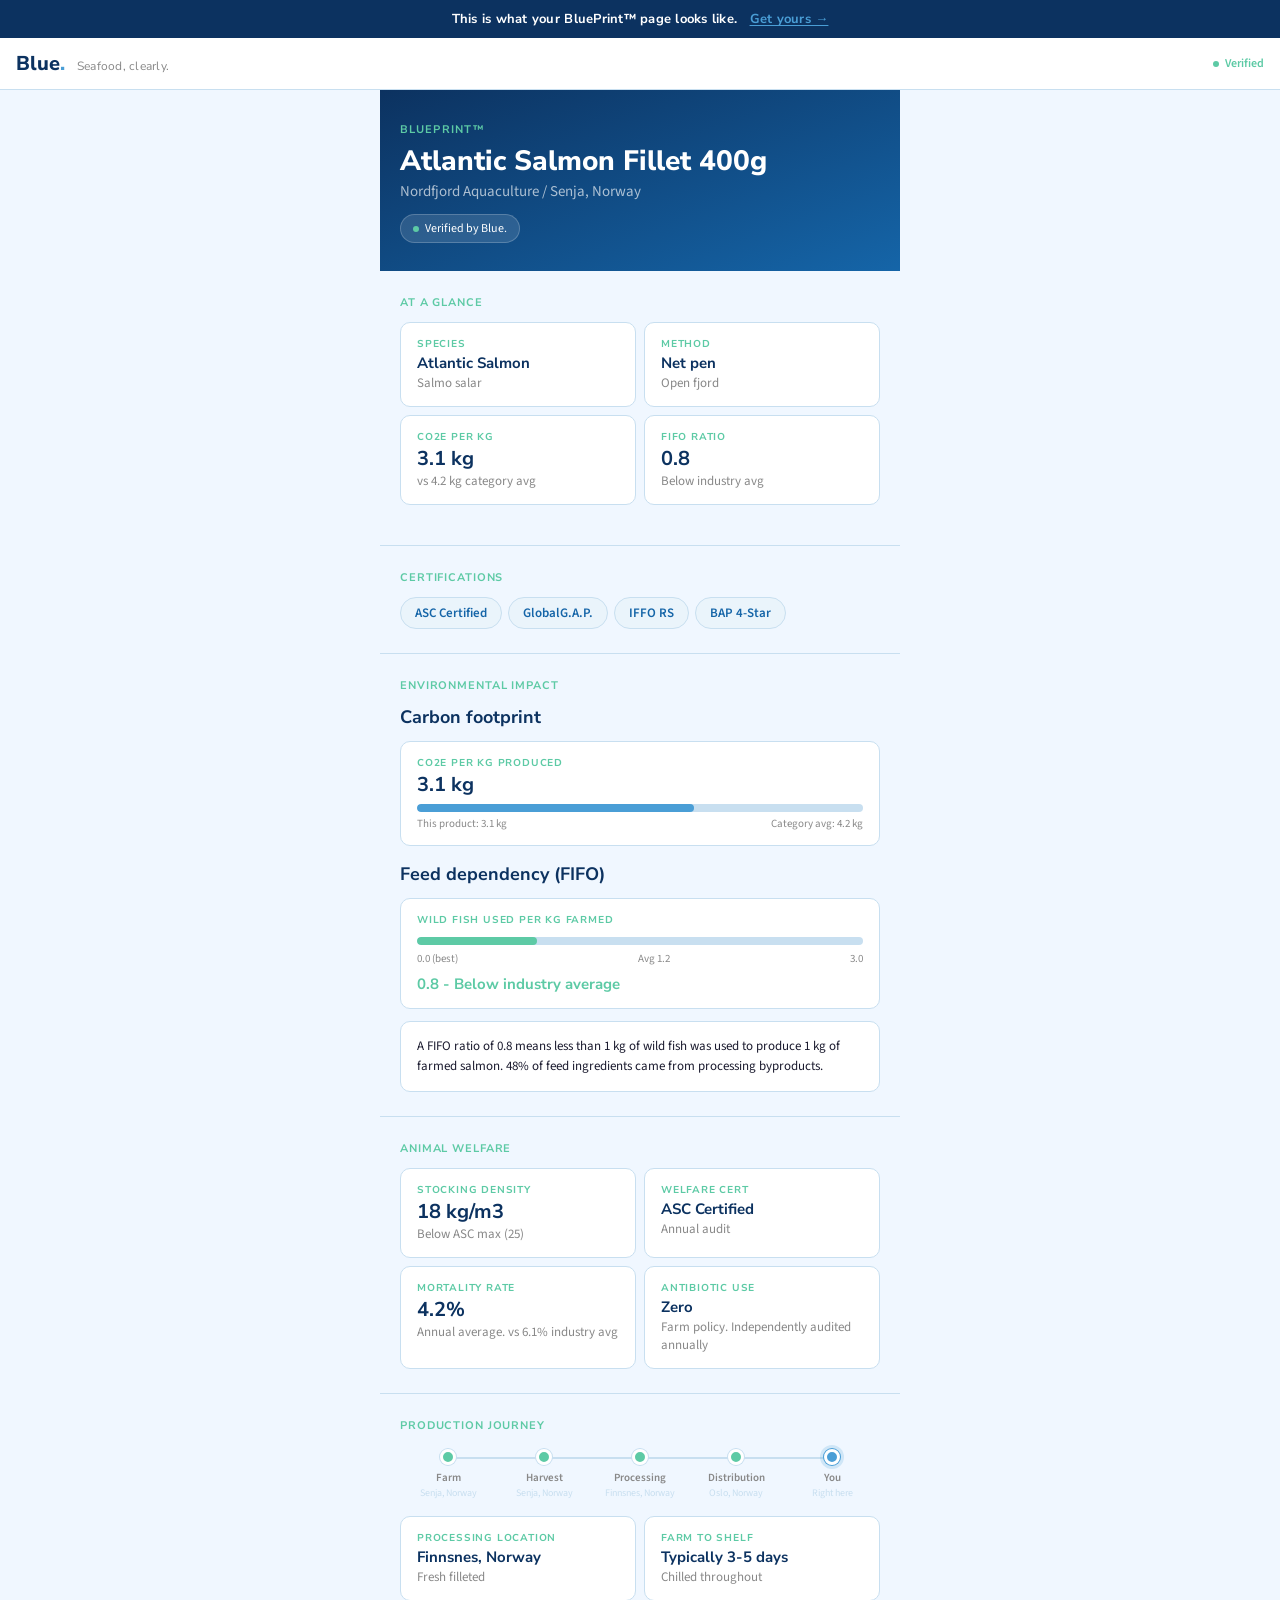
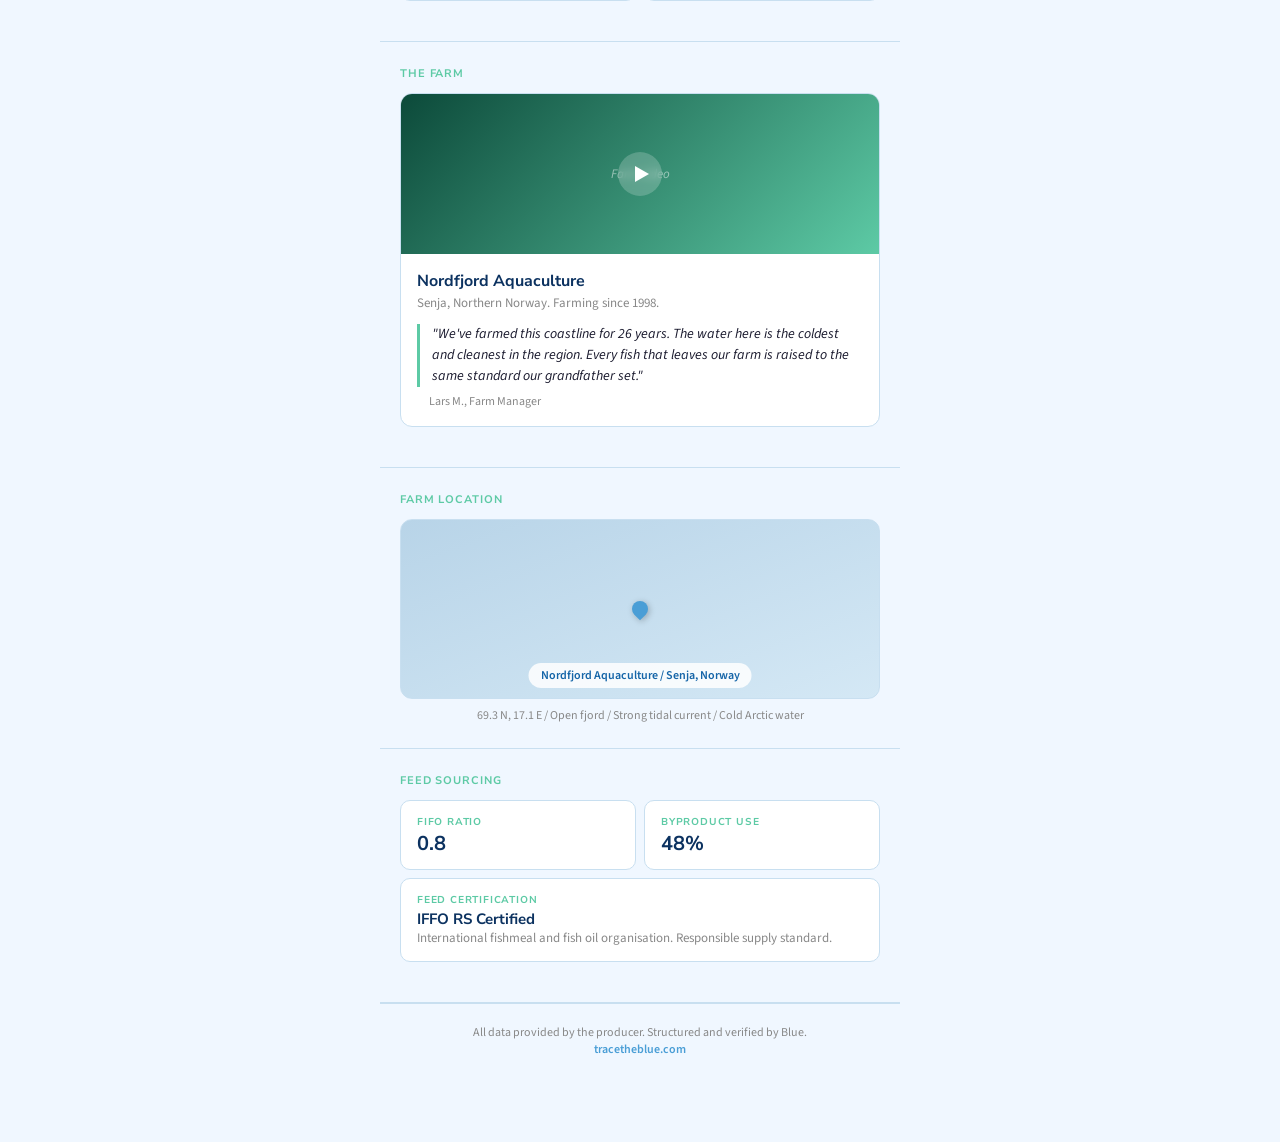
<file: demo-blueprint.html>
<!DOCTYPE html>
<html lang="en">
<head>
  <meta charset="UTF-8">
  <meta name="viewport" content="width=device-width, initial-scale=1.0">
  <title>BluePrint™ Demo | Blue.</title>
  <meta name="description" content="See a live BluePrint™ page. This is what consumers see when they scan your QR code.">
  <link rel="icon" type="image/svg+xml" href="Fvicon-normal.svg">
  <link rel="apple-touch-icon" href="Fvicon_iosapp.svg">
  <link rel="preconnect" href="https://fonts.googleapis.com">
  <link rel="preconnect" href="https://fonts.gstatic.com" crossorigin>
  <link href="https://fonts.googleapis.com/css2?family=Nunito+Sans:wght@400;600;700;800&family=Source+Sans+3:wght@300;400&display=swap" rel="stylesheet">
  <style>
    *, *::before, *::after { box-sizing: border-box; margin: 0; padding: 0; }

    :root {
      --navy: #0C3260;
      --mid: #1565A8;
      --cyan: #4A9ED6;
      --teal: #5DCAA5;
      --whisper: #F0F7FF;
      --white: #FFFFFF;
      --pale: #C8DFF0;
      --light: #EAF4FB;
      --grey: #888;
      --dark: #1A1A2E;
    }

    html { font-size: 16px; scroll-behavior: smooth; }

    body {
      font-family: 'Source Sans 3', sans-serif;
      background: var(--whisper);
      color: var(--navy);
      -webkit-font-smoothing: antialiased;
    }

    /* --- Demo banner --- */
    .demo-banner {
      background: var(--navy);
      color: var(--white);
      text-align: center;
      padding: 10px 16px;
      font-family: 'Nunito Sans', sans-serif;
      font-size: 0.8125rem;
      font-weight: 700;
      letter-spacing: 0.02em;
    }

    .demo-banner a {
      color: var(--cyan);
      text-decoration: underline;
      text-underline-offset: 2px;
      margin-left: 8px;
    }

    /* --- App nav --- */
    .app-nav {
      background: var(--white);
      padding: 12px 16px;
      display: flex;
      align-items: center;
      justify-content: space-between;
      border-bottom: 1px solid var(--pale);
      position: sticky;
      top: 0;
      z-index: 50;
    }

    .app-logo {
      font-family: 'Nunito Sans', sans-serif;
      font-weight: 800;
      font-size: 1.25rem;
      color: var(--navy);
    }

    .app-logo span { color: var(--cyan); }

    .app-verified {
      display: flex;
      align-items: center;
      gap: 6px;
      font-size: 0.75rem;
      color: var(--teal);
      font-weight: 600;
    }

    .app-verified-dot {
      width: 6px;
      height: 6px;
      border-radius: 50%;
      background: var(--teal);
    }

    /* --- Container --- */
    .app-container {
      max-width: 520px;
      margin: 0 auto;
      padding: 0 0 64px;
    }

    /* --- Hero --- */
    .app-hero {
      background: linear-gradient(160deg, var(--navy) 0%, var(--mid) 100%);
      color: var(--white);
      padding: 32px 20px 28px;
    }

    .app-hero-eyebrow {
      font-family: 'Nunito Sans', sans-serif;
      font-size: 0.6875rem;
      font-weight: 700;
      letter-spacing: 0.1em;
      text-transform: uppercase;
      color: var(--teal);
      margin-bottom: 8px;
    }

    .app-hero h1 {
      font-family: 'Nunito Sans', sans-serif;
      font-weight: 800;
      font-size: 1.75rem;
      line-height: 1.15;
      margin-bottom: 4px;
    }

    .app-hero-sub {
      font-size: 0.9375rem;
      color: rgba(255,255,255,0.65);
      margin-bottom: 12px;
    }

    .app-hero-pill {
      display: inline-flex;
      align-items: center;
      gap: 6px;
      background: rgba(255,255,255,0.12);
      border: 1px solid rgba(255,255,255,0.2);
      border-radius: 20px;
      padding: 5px 12px;
      font-size: 0.75rem;
      color: var(--white);
    }

    .app-hero-pill .dot {
      width: 6px;
      height: 6px;
      border-radius: 50%;
      background: var(--teal);
    }

    /* --- Sections --- */
    .app-section {
      padding: 24px 20px;
      border-bottom: 1px solid var(--pale);
    }

    .app-section:last-child {
      border-bottom: none;
    }

    .app-section-title {
      font-family: 'Nunito Sans', sans-serif;
      font-weight: 700;
      font-size: 0.6875rem;
      letter-spacing: 0.08em;
      text-transform: uppercase;
      color: var(--teal);
      margin-bottom: 12px;
    }

    .app-section h2 {
      font-family: 'Nunito Sans', sans-serif;
      font-weight: 700;
      font-size: 1.125rem;
      margin-bottom: 12px;
    }

    /* --- Data grid --- */
    .app-data-grid {
      display: grid;
      grid-template-columns: 1fr 1fr;
      gap: 8px;
      margin-bottom: 16px;
    }

    .app-data-card {
      background: var(--white);
      border-radius: 10px;
      padding: 14px 16px;
      border: 1px solid var(--pale);
    }

    .app-data-card.full {
      grid-column: 1 / -1;
    }

    .app-data-label {
      font-family: 'Nunito Sans', sans-serif;
      font-size: 0.625rem;
      font-weight: 700;
      letter-spacing: 0.08em;
      text-transform: uppercase;
      color: var(--teal);
      margin-bottom: 4px;
    }

    .app-data-value {
      font-family: 'Nunito Sans', sans-serif;
      font-weight: 700;
      font-size: 1.25rem;
      color: var(--navy);
      line-height: 1.1;
    }

    .app-data-value.sm {
      font-size: 0.9375rem;
    }

    .app-data-sub {
      font-size: 0.8125rem;
      color: var(--grey);
      margin-top: 2px;
    }

    /* --- FIFO bar --- */
    .app-fifo-track {
      background: var(--pale);
      border-radius: 6px;
      height: 8px;
      margin: 10px 0 6px;
      position: relative;
      overflow: hidden;
    }

    .app-fifo-fill {
      position: absolute;
      left: 0;
      top: 0;
      bottom: 0;
      background: var(--teal);
      border-radius: 6px;
    }

    .app-fifo-labels {
      display: flex;
      justify-content: space-between;
      font-size: 0.6875rem;
      color: var(--grey);
    }

    .app-fifo-result {
      font-family: 'Nunito Sans', sans-serif;
      font-weight: 700;
      font-size: 0.9375rem;
      color: var(--teal);
      margin-top: 8px;
    }

    /* --- Progress bar --- */
    .app-progress {
      background: var(--pale);
      border-radius: 6px;
      height: 8px;
      margin: 8px 0 4px;
      overflow: hidden;
    }

    .app-progress-fill {
      height: 100%;
      background: var(--cyan);
      border-radius: 6px;
    }

    .app-progress-labels {
      display: flex;
      justify-content: space-between;
      font-size: 0.6875rem;
      color: var(--grey);
    }

    /* --- Cert pills --- */
    .app-certs {
      display: flex;
      flex-wrap: wrap;
      gap: 6px;
    }

    .app-cert {
      background: var(--light);
      border: 1px solid var(--pale);
      border-radius: 20px;
      padding: 6px 14px;
      font-size: 0.8125rem;
      color: var(--mid);
      font-weight: 600;
    }

    /* --- Journey --- */
    .app-journey {
      display: flex;
      align-items: flex-start;
      margin: 16px 0;
    }

    .app-journey-step {
      display: flex;
      flex-direction: column;
      align-items: center;
      flex: 1;
      position: relative;
    }

    .app-journey-step:not(:last-child)::after {
      content: '';
      position: absolute;
      top: 8px;
      left: 50%;
      width: 100%;
      height: 2px;
      background: var(--pale);
    }

    .app-journey-dot {
      width: 16px;
      height: 16px;
      border-radius: 50%;
      background: var(--cyan);
      border: 3px solid var(--white);
      box-shadow: 0 0 0 1px var(--pale);
      position: relative;
      z-index: 1;
      margin-bottom: 6px;
    }

    .app-journey-dot.done { background: var(--teal); }
    .app-journey-dot.current {
      background: var(--cyan);
      box-shadow: 0 0 0 1px var(--cyan), 0 0 0 4px rgba(74,158,214,0.2);
    }

    .app-journey-label {
      font-size: 0.6875rem;
      color: var(--grey);
      text-align: center;
      line-height: 1.3;
      font-weight: 600;
    }

    .app-journey-date {
      font-size: 0.625rem;
      color: var(--pale);
      margin-top: 1px;
    }

    /* --- Farm card --- */
    .app-farm-card {
      background: var(--white);
      border-radius: 12px;
      overflow: hidden;
      border: 1px solid var(--pale);
      margin-bottom: 16px;
    }

    .app-farm-img {
      height: 160px;
      background: linear-gradient(135deg, #0C4A3A, var(--teal));
      display: flex;
      align-items: center;
      justify-content: center;
      position: relative;
    }

    .app-farm-img-label {
      font-size: 0.8125rem;
      color: rgba(255,255,255,0.5);
      font-style: italic;
    }

    .app-farm-play {
      position: absolute;
      width: 44px;
      height: 44px;
      background: rgba(255,255,255,0.2);
      border-radius: 50%;
      display: flex;
      align-items: center;
      justify-content: center;
      backdrop-filter: blur(4px);
    }

    .app-farm-play::after {
      content: '';
      width: 0;
      height: 0;
      border-top: 8px solid transparent;
      border-bottom: 8px solid transparent;
      border-left: 14px solid white;
      margin-left: 3px;
    }

    .app-farm-body {
      padding: 16px;
    }

    .app-farm-name {
      font-family: 'Nunito Sans', sans-serif;
      font-weight: 700;
      font-size: 1rem;
      color: var(--navy);
    }

    .app-farm-location {
      font-size: 0.8125rem;
      color: var(--grey);
      margin-top: 2px;
    }

    .app-farm-quote {
      font-size: 0.875rem;
      color: var(--dark);
      font-style: italic;
      line-height: 1.5;
      margin-top: 12px;
      border-left: 3px solid var(--teal);
      padding-left: 12px;
    }

    .app-farm-attr {
      font-size: 0.75rem;
      color: var(--grey);
      margin-top: 6px;
      padding-left: 12px;
      font-style: normal;
    }

    /* --- Map --- */
    .app-map {
      height: 180px;
      background: linear-gradient(160deg, #B8D4E8 0%, #D4E8F5 100%);
      border-radius: 12px;
      border: 1px solid var(--pale);
      display: flex;
      align-items: center;
      justify-content: center;
      position: relative;
      overflow: hidden;
      margin-bottom: 8px;
    }

    .app-map-pin {
      width: 16px;
      height: 16px;
      background: var(--cyan);
      border-radius: 50% 50% 50% 0;
      transform: rotate(-45deg);
      box-shadow: 0 2px 6px rgba(0,0,0,0.25);
    }

    .app-map-label {
      position: absolute;
      bottom: 10px;
      left: 50%;
      transform: translateX(-50%);
      font-size: 0.75rem;
      color: var(--mid);
      background: rgba(255,255,255,0.85);
      padding: 4px 12px;
      border-radius: 20px;
      white-space: nowrap;
      font-weight: 600;
    }

    .app-map-coords {
      font-size: 0.75rem;
      color: var(--grey);
      text-align: center;
      margin-top: 4px;
    }

    /* --- Source footer --- */
    .app-source {
      text-align: center;
      padding: 20px;
      font-size: 0.75rem;
      color: var(--grey);
      border-top: 1px solid var(--pale);
    }

    .app-source a {
      color: var(--cyan);
      text-decoration: none;
      font-weight: 600;
    }

    /* --- Explainer block --- */
    .app-explainer {
      background: var(--white);
      border-radius: 10px;
      padding: 14px 16px;
      border: 1px solid var(--pale);
      font-size: 0.8125rem;
      color: var(--dark);
      line-height: 1.6;
    }

    /* --- Welfare grid --- */
    .app-welfare-grid {
      display: grid;
      grid-template-columns: 1fr 1fr;
      gap: 8px;
    }
  </style>
</head>
<body>

  <!-- Demo banner -->
  <div class="demo-banner">
    This is what your BluePrint™ page looks like. <a href="contact.html">Get yours →</a>
  </div>

  <!-- App nav -->
  <nav class="app-nav">
    <div class="app-logo">Blue<span>.</span> <span style="font-weight:400; font-size:0.75rem; color:#888; margin-left:6px; letter-spacing:0.02em;">Seafood, clearly.</span></div>
    <div class="app-verified">
      <div class="app-verified-dot"></div>
      Verified
    </div>
  </nav>

  <div class="app-container">

    <!-- Hero -->
    <div class="app-hero">
      <div class="app-hero-eyebrow">BluePrint™</div>
      <h1>Atlantic Salmon Fillet 400g</h1>
      <p class="app-hero-sub">Nordfjord Aquaculture / Senja, Norway</p>
      <div class="app-hero-pill">
        <div class="dot"></div>
        Verified by Blue.
      </div>
    </div>

    <!-- Quick stats -->
    <div class="app-section">
      <div class="app-section-title">At a glance</div>
      <div class="app-data-grid">
        <div class="app-data-card">
          <div class="app-data-label">Species</div>
          <div class="app-data-value sm">Atlantic Salmon</div>
          <div class="app-data-sub">Salmo salar</div>
        </div>
        <div class="app-data-card">
          <div class="app-data-label">Method</div>
          <div class="app-data-value sm">Net pen</div>
          <div class="app-data-sub">Open fjord</div>
        </div>
        <div class="app-data-card">
          <div class="app-data-label">CO2e per kg</div>
          <div class="app-data-value">3.1 kg</div>
          <div class="app-data-sub">vs 4.2 kg category avg</div>
        </div>
        <div class="app-data-card">
          <div class="app-data-label">FIFO ratio</div>
          <div class="app-data-value">0.8</div>
          <div class="app-data-sub">Below industry avg</div>
        </div>
      </div>
    </div>

    <!-- Certifications -->
    <div class="app-section">
      <div class="app-section-title">Certifications</div>
      <div class="app-certs">
        <span class="app-cert">ASC Certified</span>
        <span class="app-cert">GlobalG.A.P.</span>
        <span class="app-cert">IFFO RS</span>
        <span class="app-cert">BAP 4-Star</span>
      </div>
    </div>

    <!-- Environmental -->
    <div class="app-section">
      <div class="app-section-title">Environmental impact</div>
      <h2>Carbon footprint</h2>
      <div class="app-data-card full" style="margin-bottom: 16px;">
        <div class="app-data-label">CO2e per kg produced</div>
        <div class="app-data-value">3.1 kg</div>
        <div class="app-progress">
          <div class="app-progress-fill" style="width: 62%;"></div>
        </div>
        <div class="app-progress-labels">
          <span>This product: 3.1 kg</span>
          <span>Category avg: 4.2 kg</span>
        </div>
      </div>

      <h2>Feed dependency (FIFO)</h2>
      <div class="app-data-card full">
        <div class="app-data-label">Wild fish used per kg farmed</div>
        <div class="app-fifo-track">
          <div class="app-fifo-fill" style="width: 27%;"></div>
        </div>
        <div class="app-fifo-labels">
          <span>0.0 (best)</span>
          <span>Avg 1.2</span>
          <span>3.0</span>
        </div>
        <div class="app-fifo-result">0.8 - Below industry average</div>
      </div>

      <div class="app-explainer" style="margin-top: 12px;">
        A FIFO ratio of 0.8 means less than 1 kg of wild fish was used to produce 1 kg of farmed salmon. 48% of feed ingredients came from processing byproducts.
      </div>
    </div>

    <!-- Welfare -->
    <div class="app-section">
      <div class="app-section-title">Animal welfare</div>
      <div class="app-welfare-grid">
        <div class="app-data-card">
          <div class="app-data-label">Stocking density</div>
          <div class="app-data-value">18 kg/m3</div>
          <div class="app-data-sub">Below ASC max (25)</div>
        </div>
        <div class="app-data-card">
          <div class="app-data-label">Welfare cert</div>
          <div class="app-data-value sm">ASC Certified</div>
          <div class="app-data-sub">Annual audit</div>
        </div>
        <div class="app-data-card">
          <div class="app-data-label">Mortality rate</div>
          <div class="app-data-value">4.2%</div>
          <div class="app-data-sub">Annual average. vs 6.1% industry avg</div>
        </div>
        <div class="app-data-card">
          <div class="app-data-label">Antibiotic use</div>
          <div class="app-data-value sm">Zero</div>
          <div class="app-data-sub">Farm policy. Independently audited annually</div>
        </div>
      </div>
    </div>

    <!-- Production journey -->
    <div class="app-section">
      <div class="app-section-title">Production journey</div>
      <div class="app-journey">
        <div class="app-journey-step">
          <div class="app-journey-dot done"></div>
          <div class="app-journey-label">Farm</div>
          <div class="app-journey-date">Senja, Norway</div>
        </div>
        <div class="app-journey-step">
          <div class="app-journey-dot done"></div>
          <div class="app-journey-label">Harvest</div>
          <div class="app-journey-date">Senja, Norway</div>
        </div>
        <div class="app-journey-step">
          <div class="app-journey-dot done"></div>
          <div class="app-journey-label">Processing</div>
          <div class="app-journey-date">Finnsnes, Norway</div>
        </div>
        <div class="app-journey-step">
          <div class="app-journey-dot done"></div>
          <div class="app-journey-label">Distribution</div>
          <div class="app-journey-date">Oslo, Norway</div>
        </div>
        <div class="app-journey-step">
          <div class="app-journey-dot current"></div>
          <div class="app-journey-label">You</div>
          <div class="app-journey-date">Right here</div>
        </div>
      </div>
      <div class="app-data-grid">
        <div class="app-data-card">
          <div class="app-data-label">Processing location</div>
          <div class="app-data-value sm">Finnsnes, Norway</div>
          <div class="app-data-sub">Fresh filleted</div>
        </div>
        <div class="app-data-card">
          <div class="app-data-label">Farm to shelf</div>
          <div class="app-data-value sm">Typically 3-5 days</div>
          <div class="app-data-sub">Chilled throughout</div>
        </div>
      </div>
    </div>

    <!-- Farm story -->
    <div class="app-section">
      <div class="app-section-title">The farm</div>
      <div class="app-farm-card">
        <div class="app-farm-img">
          <div class="app-farm-play"></div>
          <span class="app-farm-img-label">Farm video</span>
        </div>
        <div class="app-farm-body">
          <div class="app-farm-name">Nordfjord Aquaculture</div>
          <div class="app-farm-location">Senja, Northern Norway. Farming since 1998.</div>
          <div class="app-farm-quote">
            "We've farmed this coastline for 26 years. The water here is the coldest and cleanest in the region. Every fish that leaves our farm is raised to the same standard our grandfather set."
          </div>
          <div class="app-farm-attr">Lars M., Farm Manager</div>
        </div>
      </div>
    </div>

    <!-- Map -->
    <div class="app-section">
      <div class="app-section-title">Farm location</div>
      <div class="app-map">
        <div class="app-map-pin"></div>
        <div class="app-map-label">Nordfjord Aquaculture / Senja, Norway</div>
      </div>
      <div class="app-map-coords">69.3 N, 17.1 E / Open fjord / Strong tidal current / Cold Arctic water</div>
    </div>

    <!-- Feed sourcing -->
    <div class="app-section">
      <div class="app-section-title">Feed sourcing</div>
      <div class="app-data-grid">
        <div class="app-data-card">
          <div class="app-data-label">FIFO ratio</div>
          <div class="app-data-value">0.8</div>
        </div>
        <div class="app-data-card">
          <div class="app-data-label">Byproduct use</div>
          <div class="app-data-value">48%</div>
        </div>
        <div class="app-data-card full">
          <div class="app-data-label">Feed certification</div>
          <div class="app-data-value sm">IFFO RS Certified</div>
          <div class="app-data-sub">International fishmeal and fish oil organisation. Responsible supply standard.</div>
        </div>
      </div>
    </div>

    <!-- Source -->
    <div class="app-source">
      All data provided by the producer. Structured and verified by Blue.<br>
      <a href="index.html">tracetheblue.com</a>
    </div>

  </div>

</body>
</html>
</file>
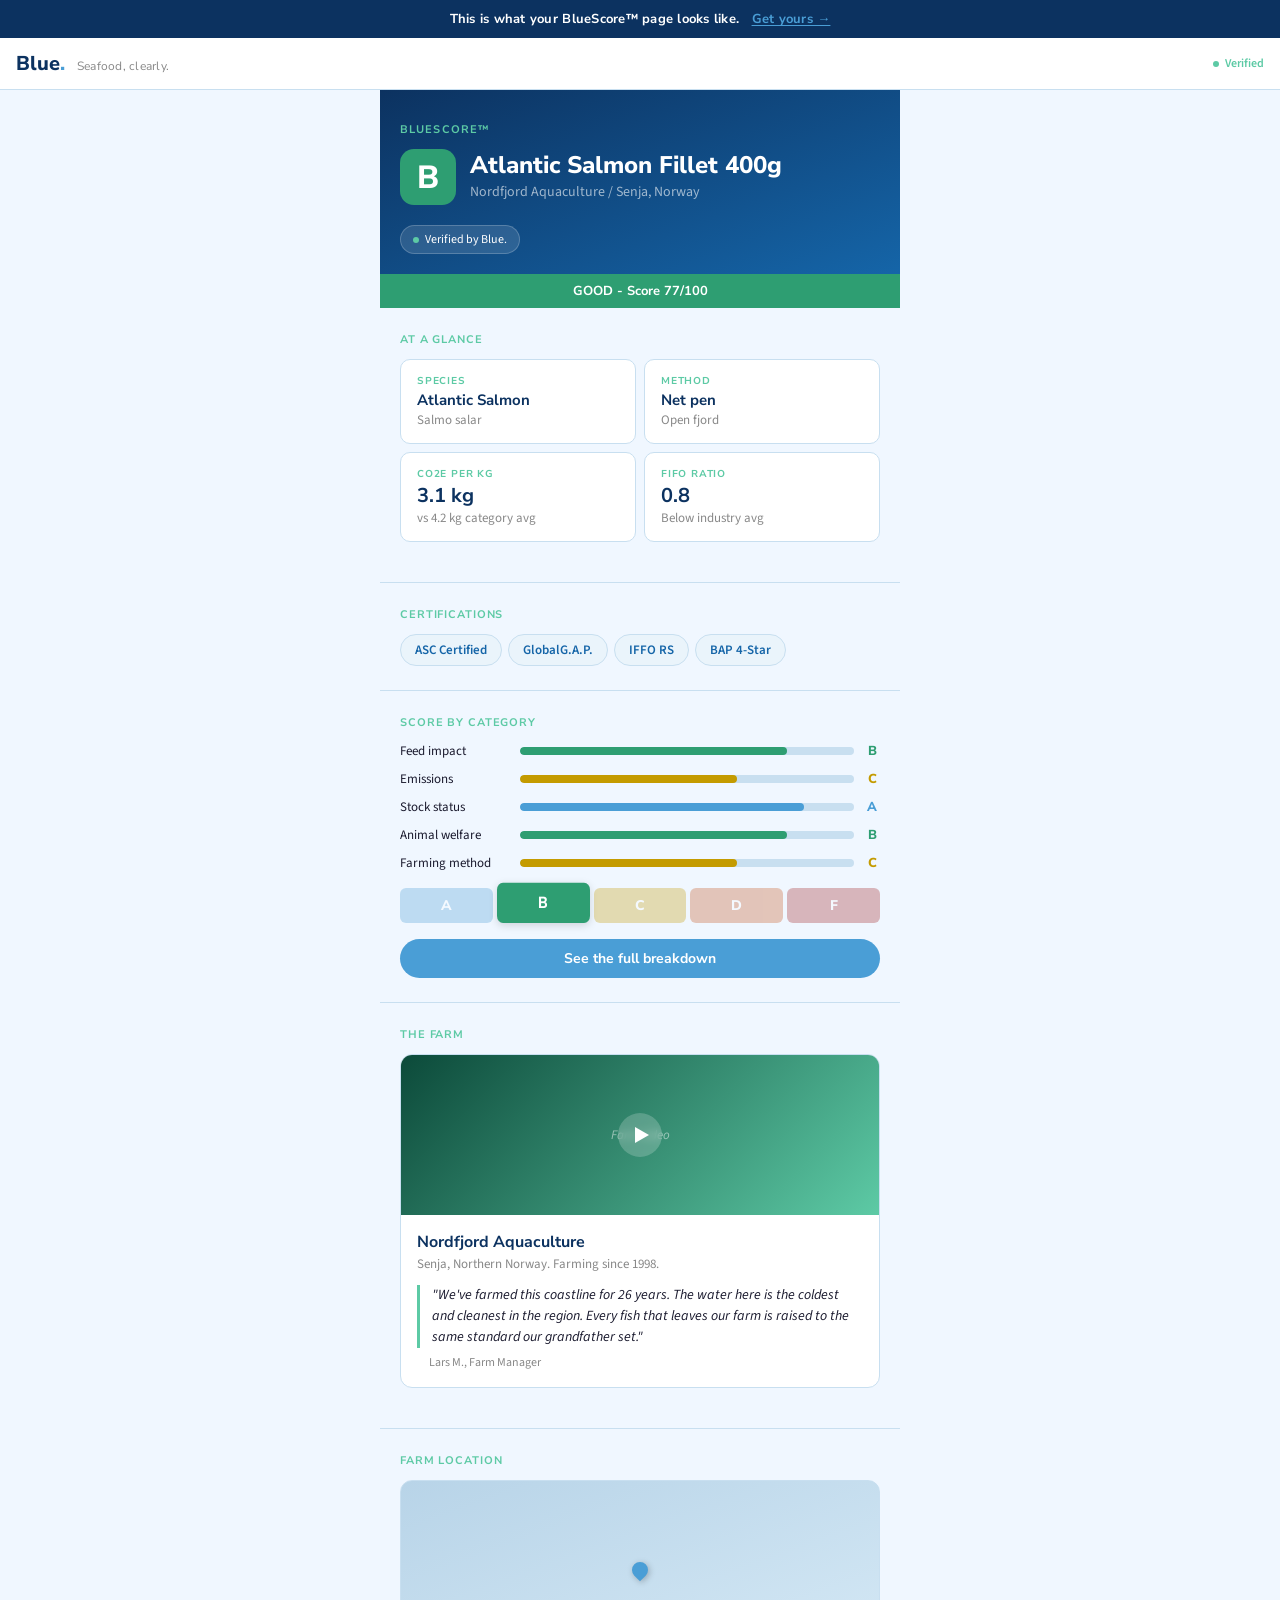
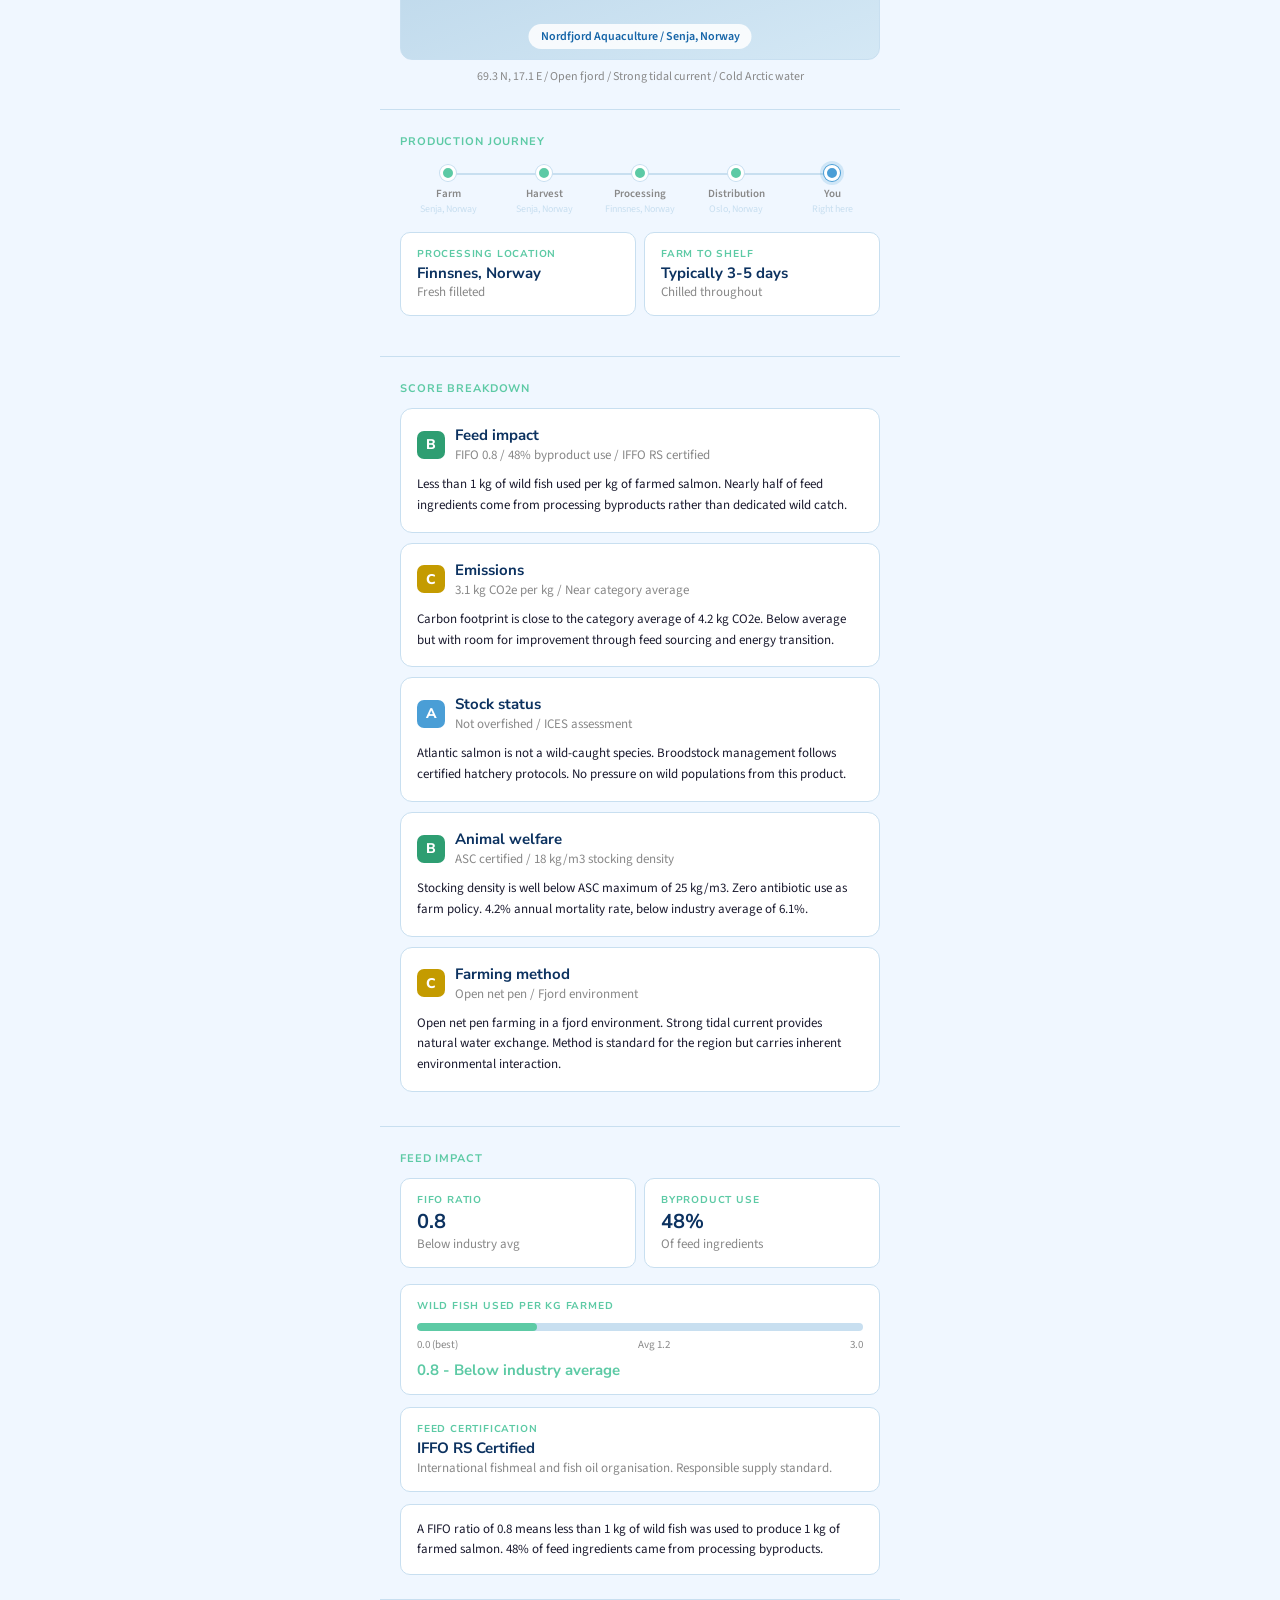
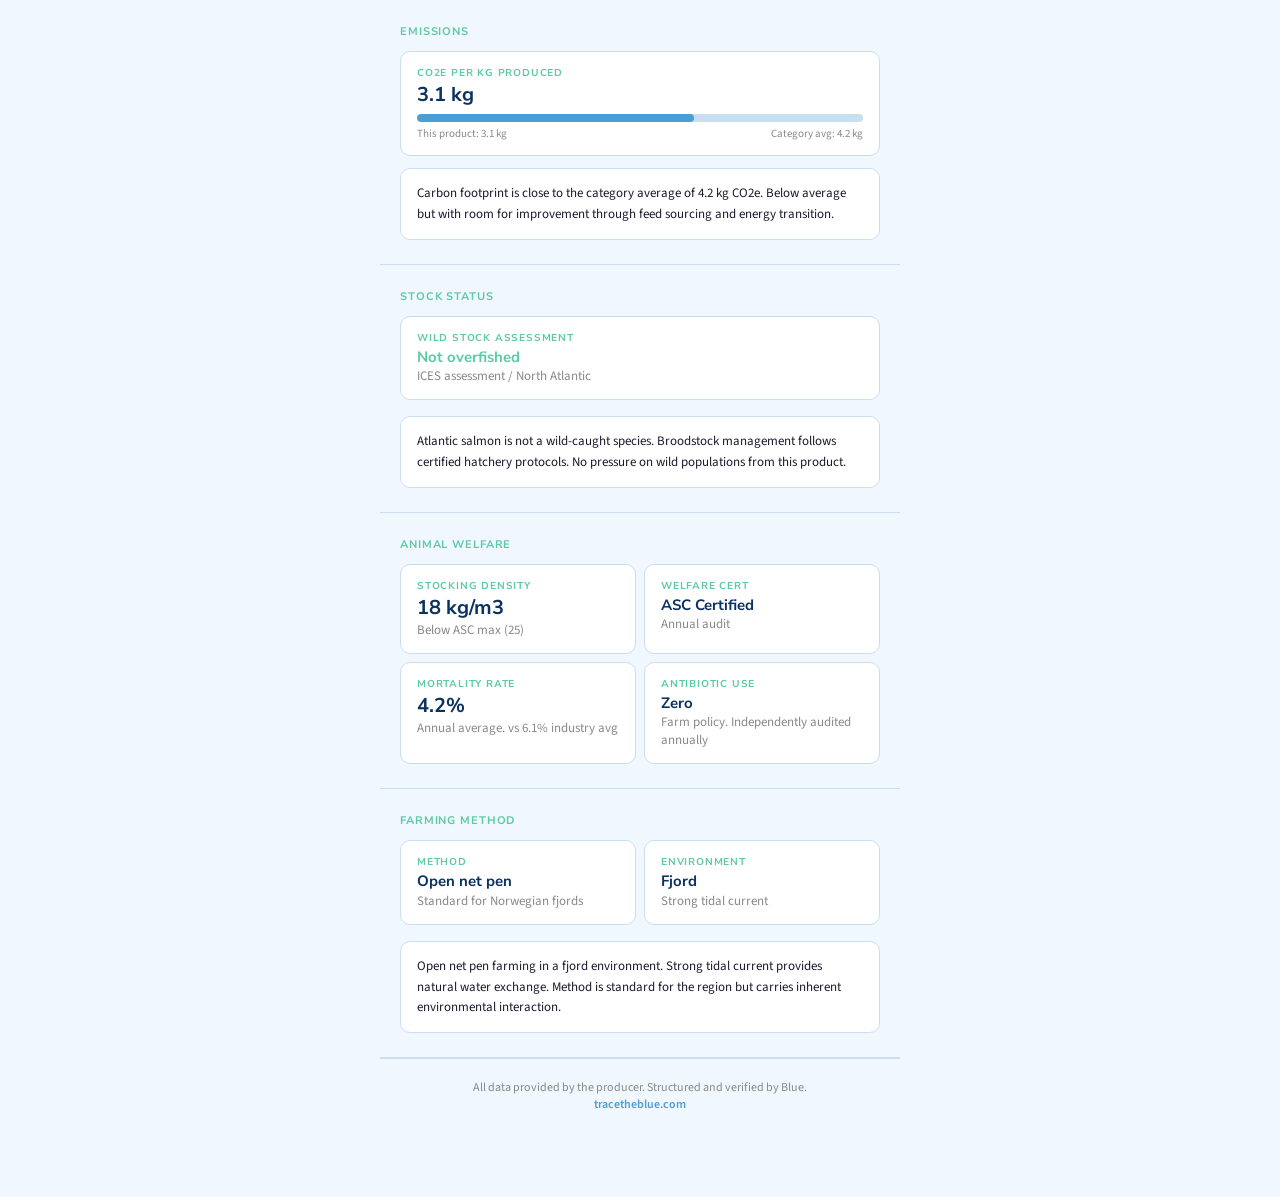
<file: demo-bluescore.html>
<!DOCTYPE html>
<html lang="en">
<head>
  <meta charset="UTF-8">
  <meta name="viewport" content="width=device-width, initial-scale=1.0">
  <title>BlueScore™ Demo | Blue.</title>
  <meta name="description" content="See a live BlueScore™ page. A verified A-F rating on packaging, calculated from BluePrint™ data.">
  <link rel="icon" type="image/svg+xml" href="Fvicon-normal.svg">
  <link rel="apple-touch-icon" href="Fvicon_iosapp.svg">
  <link rel="preconnect" href="https://fonts.googleapis.com">
  <link rel="preconnect" href="https://fonts.gstatic.com" crossorigin>
  <link href="https://fonts.googleapis.com/css2?family=Nunito+Sans:wght@400;600;700;800&family=Source+Sans+3:wght@300;400&display=swap" rel="stylesheet">
  <style>
    *, *::before, *::after { box-sizing: border-box; margin: 0; padding: 0; }

    :root {
      --navy: #0C3260;
      --mid: #1565A8;
      --cyan: #4A9ED6;
      --teal: #5DCAA5;
      --whisper: #F0F7FF;
      --white: #FFFFFF;
      --pale: #C8DFF0;
      --light: #EAF4FB;
      --grey: #888;
      --dark: #1A1A2E;
      --score-a: #4A9ED6;
      --score-b: #2E9E72;
      --score-c: #C49B00;
      --score-d: #C4521A;
      --score-f: #A02020;
    }

    html { font-size: 16px; scroll-behavior: smooth; }

    body {
      font-family: 'Source Sans 3', sans-serif;
      background: var(--whisper);
      color: var(--navy);
      -webkit-font-smoothing: antialiased;
    }

    .demo-banner {
      background: var(--navy);
      color: var(--white);
      text-align: center;
      padding: 10px 16px;
      font-family: 'Nunito Sans', sans-serif;
      font-size: 0.8125rem;
      font-weight: 700;
      letter-spacing: 0.02em;
    }

    .demo-banner a {
      color: var(--cyan);
      text-decoration: underline;
      text-underline-offset: 2px;
      margin-left: 8px;
    }

    .app-nav {
      background: var(--white);
      padding: 12px 16px;
      display: flex;
      align-items: center;
      justify-content: space-between;
      border-bottom: 1px solid var(--pale);
      position: sticky;
      top: 0;
      z-index: 50;
    }

    .app-logo {
      font-family: 'Nunito Sans', sans-serif;
      font-weight: 800;
      font-size: 1.25rem;
      color: var(--navy);
    }

    .app-logo .dot { color: var(--cyan); }
    .app-logo .tagline {
      font-weight: 400;
      font-size: 0.75rem;
      color: var(--grey);
      margin-left: 6px;
      letter-spacing: 0.02em;
    }

    .app-verified {
      display: flex;
      align-items: center;
      gap: 6px;
      font-size: 0.75rem;
      color: var(--teal);
      font-weight: 600;
    }

    .app-verified-dot {
      width: 6px;
      height: 6px;
      border-radius: 50%;
      background: var(--teal);
    }

    .app-container {
      max-width: 520px;
      margin: 0 auto;
      padding: 0 0 64px;
    }

    /* Hero with score */
    .app-hero {
      background: linear-gradient(160deg, var(--navy) 0%, var(--mid) 100%);
      color: var(--white);
      padding: 32px 20px 20px;
    }

    .app-hero-eyebrow {
      font-family: 'Nunito Sans', sans-serif;
      font-size: 0.6875rem;
      font-weight: 700;
      letter-spacing: 0.1em;
      text-transform: uppercase;
      color: var(--teal);
      margin-bottom: 12px;
    }

    .app-hero-row {
      display: flex;
      align-items: center;
      gap: 14px;
      margin-bottom: 8px;
    }

    .app-score-badge {
      width: 56px;
      height: 56px;
      border-radius: 14px;
      display: flex;
      align-items: center;
      justify-content: center;
      font-family: 'Nunito Sans', sans-serif;
      font-weight: 800;
      font-size: 32px;
      color: var(--white);
      flex-shrink: 0;
    }

    .app-hero h1 {
      font-family: 'Nunito Sans', sans-serif;
      font-weight: 800;
      font-size: 1.5rem;
      line-height: 1.15;
      margin-bottom: 2px;
    }

    .app-hero-sub {
      font-size: 0.875rem;
      color: rgba(255,255,255,0.6);
    }

    .app-hero-pill {
      display: inline-flex;
      align-items: center;
      gap: 6px;
      background: rgba(255,255,255,0.12);
      border: 1px solid rgba(255,255,255,0.2);
      border-radius: 20px;
      padding: 5px 12px;
      font-size: 0.75rem;
      color: var(--white);
      margin-top: 12px;
    }

    .app-hero-pill .pip {
      width: 6px;
      height: 6px;
      border-radius: 50%;
      background: var(--teal);
    }

    /* Score status bar */
    .score-bar {
      padding: 8px 20px;
      text-align: center;
      font-family: 'Nunito Sans', sans-serif;
      font-size: 0.8125rem;
      font-weight: 700;
      color: var(--white);
    }

    /* Sections */
    .app-section {
      padding: 24px 20px;
      border-bottom: 1px solid var(--pale);
    }

    .app-section:last-child { border-bottom: none; }

    .app-section-title {
      font-family: 'Nunito Sans', sans-serif;
      font-weight: 700;
      font-size: 0.6875rem;
      letter-spacing: 0.08em;
      text-transform: uppercase;
      color: var(--teal);
      margin-bottom: 12px;
    }

    .app-section h2 {
      font-family: 'Nunito Sans', sans-serif;
      font-weight: 700;
      font-size: 1.125rem;
      margin-bottom: 12px;
    }

    /* Score category bars */
    .score-cats {
      display: flex;
      flex-direction: column;
      gap: 10px;
    }

    .score-cat {
      display: flex;
      align-items: center;
      gap: 10px;
    }

    .score-cat .cat-label {
      font-size: 0.8125rem;
      color: var(--dark);
      width: 110px;
      flex-shrink: 0;
      font-weight: 400;
    }

    .score-cat .cat-bar {
      flex: 1;
      height: 8px;
      background: var(--pale);
      border-radius: 4px;
      overflow: hidden;
    }

    .score-cat .cat-fill {
      height: 100%;
      border-radius: 4px;
    }

    .score-cat .cat-grade {
      font-family: 'Nunito Sans', sans-serif;
      font-weight: 800;
      font-size: 0.8125rem;
      width: 16px;
      text-align: center;
    }

    /* A-F scale */
    .af-scale {
      display: flex;
      gap: 4px;
      margin: 16px 0;
    }

    .af-item {
      flex: 1;
      border-radius: 6px;
      padding: 8px 4px;
      text-align: center;
      font-family: 'Nunito Sans', sans-serif;
      font-weight: 800;
      font-size: 0.875rem;
      color: var(--white);
      opacity: 0.3;
      transition: opacity 0.2s, transform 0.2s;
    }

    .af-item.active {
      opacity: 1;
      transform: scaleY(1.15);
      transform-origin: bottom;
      box-shadow: 0 2px 8px rgba(0,0,0,0.15);
    }

    /* Breakdown cards */
    .breakdown-card {
      background: var(--white);
      border-radius: 12px;
      padding: 16px;
      border: 1px solid var(--pale);
      margin-bottom: 10px;
    }

    .breakdown-header {
      display: flex;
      align-items: center;
      gap: 10px;
      margin-bottom: 10px;
    }

    .breakdown-grade {
      width: 28px;
      height: 28px;
      border-radius: 7px;
      display: flex;
      align-items: center;
      justify-content: center;
      font-family: 'Nunito Sans', sans-serif;
      font-weight: 800;
      font-size: 0.875rem;
      color: var(--white);
      flex-shrink: 0;
    }

    .breakdown-title {
      font-family: 'Nunito Sans', sans-serif;
      font-weight: 700;
      font-size: 0.9375rem;
      color: var(--navy);
    }

    .breakdown-sub {
      font-size: 0.8125rem;
      color: var(--grey);
      margin-top: 1px;
    }

    .breakdown-detail {
      font-size: 0.8125rem;
      color: var(--dark);
      line-height: 1.6;
    }

    .breakdown-data {
      display: grid;
      grid-template-columns: 1fr 1fr;
      gap: 8px;
      margin-top: 10px;
    }

    /* Data cards */
    .app-data-card {
      background: var(--white);
      border-radius: 10px;
      padding: 14px 16px;
      border: 1px solid var(--pale);
    }

    .app-data-card.full { grid-column: 1 / -1; }

    .app-data-label {
      font-family: 'Nunito Sans', sans-serif;
      font-size: 0.625rem;
      font-weight: 700;
      letter-spacing: 0.08em;
      text-transform: uppercase;
      color: var(--teal);
      margin-bottom: 4px;
    }

    .app-data-value {
      font-family: 'Nunito Sans', sans-serif;
      font-weight: 700;
      font-size: 1.25rem;
      color: var(--navy);
      line-height: 1.1;
    }

    .app-data-value.sm { font-size: 0.9375rem; }

    .app-data-sub {
      font-size: 0.8125rem;
      color: var(--grey);
      margin-top: 2px;
    }

    /* Data grid */
    .app-data-grid {
      display: grid;
      grid-template-columns: 1fr 1fr;
      gap: 8px;
      margin-bottom: 16px;
    }

    /* FIFO bar */
    .app-fifo-track {
      background: var(--pale);
      border-radius: 6px;
      height: 8px;
      margin: 10px 0 6px;
      position: relative;
      overflow: hidden;
    }

    .app-fifo-fill {
      position: absolute;
      left: 0; top: 0; bottom: 0;
      background: var(--teal);
      border-radius: 6px;
    }

    .app-fifo-labels {
      display: flex;
      justify-content: space-between;
      font-size: 0.6875rem;
      color: var(--grey);
    }

    .app-fifo-result {
      font-family: 'Nunito Sans', sans-serif;
      font-weight: 700;
      font-size: 0.9375rem;
      color: var(--teal);
      margin-top: 8px;
    }

    /* Progress bar */
    .app-progress {
      background: var(--pale);
      border-radius: 6px;
      height: 8px;
      margin: 8px 0 4px;
      overflow: hidden;
    }

    .app-progress-fill {
      height: 100%;
      background: var(--cyan);
      border-radius: 6px;
    }

    .app-progress-labels {
      display: flex;
      justify-content: space-between;
      font-size: 0.6875rem;
      color: var(--grey);
    }

    /* Cert pills */
    .app-certs {
      display: flex;
      flex-wrap: wrap;
      gap: 6px;
    }

    .app-cert {
      background: var(--light);
      border: 1px solid var(--pale);
      border-radius: 20px;
      padding: 6px 14px;
      font-size: 0.8125rem;
      color: var(--mid);
      font-weight: 600;
    }

    /* Journey */
    .app-journey {
      display: flex;
      align-items: flex-start;
      margin: 16px 0;
    }

    .app-journey-step {
      display: flex;
      flex-direction: column;
      align-items: center;
      flex: 1;
      position: relative;
    }

    .app-journey-step:not(:last-child)::after {
      content: '';
      position: absolute;
      top: 8px;
      left: 50%;
      width: 100%;
      height: 2px;
      background: var(--pale);
    }

    .app-journey-dot {
      width: 16px;
      height: 16px;
      border-radius: 50%;
      background: var(--cyan);
      border: 3px solid var(--white);
      box-shadow: 0 0 0 1px var(--pale);
      position: relative;
      z-index: 1;
      margin-bottom: 6px;
    }

    .app-journey-dot.done { background: var(--teal); }
    .app-journey-dot.current {
      background: var(--cyan);
      box-shadow: 0 0 0 1px var(--cyan), 0 0 0 4px rgba(74,158,214,0.2);
    }

    .app-journey-label {
      font-size: 0.6875rem;
      color: var(--grey);
      text-align: center;
      line-height: 1.3;
      font-weight: 600;
    }

    .app-journey-date {
      font-size: 0.625rem;
      color: var(--pale);
      margin-top: 1px;
    }

    /* Farm card */
    .app-farm-card {
      background: var(--white);
      border-radius: 12px;
      overflow: hidden;
      border: 1px solid var(--pale);
      margin-bottom: 16px;
    }

    .app-farm-img {
      height: 160px;
      background: linear-gradient(135deg, #0C4A3A, var(--teal));
      display: flex;
      align-items: center;
      justify-content: center;
      position: relative;
    }

    .app-farm-img-label {
      font-size: 0.8125rem;
      color: rgba(255,255,255,0.5);
      font-style: italic;
    }

    .app-farm-play {
      position: absolute;
      width: 44px;
      height: 44px;
      background: rgba(255,255,255,0.2);
      border-radius: 50%;
      display: flex;
      align-items: center;
      justify-content: center;
      backdrop-filter: blur(4px);
    }

    .app-farm-play::after {
      content: '';
      width: 0; height: 0;
      border-top: 8px solid transparent;
      border-bottom: 8px solid transparent;
      border-left: 14px solid white;
      margin-left: 3px;
    }

    .app-farm-body { padding: 16px; }

    .app-farm-name {
      font-family: 'Nunito Sans', sans-serif;
      font-weight: 700;
      font-size: 1rem;
      color: var(--navy);
    }

    .app-farm-location {
      font-size: 0.8125rem;
      color: var(--grey);
      margin-top: 2px;
    }

    .app-farm-quote {
      font-size: 0.875rem;
      color: var(--dark);
      font-style: italic;
      line-height: 1.5;
      margin-top: 12px;
      border-left: 3px solid var(--teal);
      padding-left: 12px;
    }

    .app-farm-attr {
      font-size: 0.75rem;
      color: var(--grey);
      margin-top: 6px;
      padding-left: 12px;
      font-style: normal;
    }

    /* Map */
    .app-map {
      height: 180px;
      background: linear-gradient(160deg, #B8D4E8 0%, #D4E8F5 100%);
      border-radius: 12px;
      border: 1px solid var(--pale);
      display: flex;
      align-items: center;
      justify-content: center;
      position: relative;
      overflow: hidden;
      margin-bottom: 8px;
    }

    .app-map-pin {
      width: 16px; height: 16px;
      background: var(--cyan);
      border-radius: 50% 50% 50% 0;
      transform: rotate(-45deg);
      box-shadow: 0 2px 6px rgba(0,0,0,0.25);
    }

    .app-map-label {
      position: absolute;
      bottom: 10px; left: 50%;
      transform: translateX(-50%);
      font-size: 0.75rem;
      color: var(--mid);
      background: rgba(255,255,255,0.85);
      padding: 4px 12px;
      border-radius: 20px;
      white-space: nowrap;
      font-weight: 600;
    }

    .app-map-coords {
      font-size: 0.75rem;
      color: var(--grey);
      text-align: center;
      margin-top: 4px;
    }

    /* Explainer */
    .app-explainer {
      background: var(--white);
      border-radius: 10px;
      padding: 14px 16px;
      border: 1px solid var(--pale);
      font-size: 0.8125rem;
      color: var(--dark);
      line-height: 1.6;
    }

    /* Welfare grid */
    .app-welfare-grid {
      display: grid;
      grid-template-columns: 1fr 1fr;
      gap: 8px;
    }

    /* Source footer */
    .app-source {
      text-align: center;
      padding: 20px;
      font-size: 0.75rem;
      color: var(--grey);
      border-top: 1px solid var(--pale);
    }

    .app-source a {
      color: var(--cyan);
      text-decoration: none;
      font-weight: 600;
    }
  </style>
</head>
<body>

  <div class="demo-banner">
    This is what your BlueScore™ page looks like. <a href="contact.html">Get yours →</a>
  </div>

  <nav class="app-nav">
    <div class="app-logo">Blue<span class="dot">.</span> <span class="tagline">Seafood, clearly.</span></div>
    <div class="app-verified">
      <div class="app-verified-dot"></div>
      Verified
    </div>
  </nav>

  <div class="app-container">

    <!-- Hero with score -->
    <div class="app-hero">
      <div class="app-hero-eyebrow">BlueScore™</div>
      <div class="app-hero-row">
        <div class="app-score-badge" style="background: var(--score-b);">B</div>
        <div>
          <h1>Atlantic Salmon Fillet 400g</h1>
          <p class="app-hero-sub">Nordfjord Aquaculture / Senja, Norway</p>
        </div>
      </div>
      <div class="app-hero-pill">
        <div class="pip"></div>
        Verified by Blue.
      </div>
    </div>

    <!-- Score status -->
    <div class="score-bar" style="background: var(--score-b);">GOOD - Score 77/100</div>

    <!-- At a glance -->
    <div class="app-section">
      <div class="app-section-title">At a glance</div>
      <div class="app-data-grid">
        <div class="app-data-card">
          <div class="app-data-label">Species</div>
          <div class="app-data-value sm">Atlantic Salmon</div>
          <div class="app-data-sub">Salmo salar</div>
        </div>
        <div class="app-data-card">
          <div class="app-data-label">Method</div>
          <div class="app-data-value sm">Net pen</div>
          <div class="app-data-sub">Open fjord</div>
        </div>
        <div class="app-data-card">
          <div class="app-data-label">CO2e per kg</div>
          <div class="app-data-value">3.1 kg</div>
          <div class="app-data-sub">vs 4.2 kg category avg</div>
        </div>
        <div class="app-data-card">
          <div class="app-data-label">FIFO ratio</div>
          <div class="app-data-value">0.8</div>
          <div class="app-data-sub">Below industry avg</div>
        </div>
      </div>
    </div>

    <!-- Certifications -->
    <div class="app-section">
      <div class="app-section-title">Certifications</div>
      <div class="app-certs">
        <span class="app-cert">ASC Certified</span>
        <span class="app-cert">GlobalG.A.P.</span>
        <span class="app-cert">IFFO RS</span>
        <span class="app-cert">BAP 4-Star</span>
      </div>
    </div>

    <!-- Score by category (right after certs) -->
    <div class="app-section">
      <div class="app-section-title">Score by category</div>
      <div class="score-cats">
        <div class="score-cat"><div class="cat-label">Feed impact</div><div class="cat-bar"><div class="cat-fill" style="width:80%; background: var(--score-b);"></div></div><div class="cat-grade" style="color: var(--score-b);">B</div></div>
        <div class="score-cat"><div class="cat-label">Emissions</div><div class="cat-bar"><div class="cat-fill" style="width:65%; background: var(--score-c);"></div></div><div class="cat-grade" style="color: var(--score-c);">C</div></div>
        <div class="score-cat"><div class="cat-label">Stock status</div><div class="cat-bar"><div class="cat-fill" style="width:85%; background: var(--score-a);"></div></div><div class="cat-grade" style="color: var(--score-a);">A</div></div>
        <div class="score-cat"><div class="cat-label">Animal welfare</div><div class="cat-bar"><div class="cat-fill" style="width:80%; background: var(--score-b);"></div></div><div class="cat-grade" style="color: var(--score-b);">B</div></div>
        <div class="score-cat"><div class="cat-label">Farming method</div><div class="cat-bar"><div class="cat-fill" style="width:65%; background: var(--score-c);"></div></div><div class="cat-grade" style="color: var(--score-c);">C</div></div>
      </div>
      <div class="af-scale">
        <div class="af-item" style="background: var(--score-a);">A</div>
        <div class="af-item active" style="background: var(--score-b);">B</div>
        <div class="af-item" style="background: var(--score-c);">C</div>
        <div class="af-item" style="background: var(--score-d);">D</div>
        <div class="af-item" style="background: var(--score-f);">F</div>
      </div>
      <a href="#score-breakdown" style="display:block; text-align:center; margin-top:16px; background:var(--cyan); color:var(--white); border-radius:20px; padding:10px 20px; font-family:'Nunito Sans',sans-serif; font-weight:700; font-size:0.875rem; text-decoration:none;">See the full breakdown</a>
    </div>

    <!-- Farm story -->
    <div class="app-section">
      <div class="app-section-title">The farm</div>
      <div class="app-farm-card">
        <div class="app-farm-img">
          <div class="app-farm-play"></div>
          <span class="app-farm-img-label">Farm video</span>
        </div>
        <div class="app-farm-body">
          <div class="app-farm-name">Nordfjord Aquaculture</div>
          <div class="app-farm-location">Senja, Northern Norway. Farming since 1998.</div>
          <div class="app-farm-quote">"We've farmed this coastline for 26 years. The water here is the coldest and cleanest in the region. Every fish that leaves our farm is raised to the same standard our grandfather set."</div>
          <div class="app-farm-attr">Lars M., Farm Manager</div>
        </div>
      </div>
    </div>

    <!-- Map -->
    <div class="app-section">
      <div class="app-section-title">Farm location</div>
      <div class="app-map">
        <div class="app-map-pin"></div>
        <div class="app-map-label">Nordfjord Aquaculture / Senja, Norway</div>
      </div>
      <div class="app-map-coords">69.3 N, 17.1 E / Open fjord / Strong tidal current / Cold Arctic water</div>
    </div>

    <!-- Production journey -->
    <div class="app-section">
      <div class="app-section-title">Production journey</div>
      <div class="app-journey">
        <div class="app-journey-step"><div class="app-journey-dot done"></div><div class="app-journey-label">Farm</div><div class="app-journey-date">Senja, Norway</div></div>
        <div class="app-journey-step"><div class="app-journey-dot done"></div><div class="app-journey-label">Harvest</div><div class="app-journey-date">Senja, Norway</div></div>
        <div class="app-journey-step"><div class="app-journey-dot done"></div><div class="app-journey-label">Processing</div><div class="app-journey-date">Finnsnes, Norway</div></div>
        <div class="app-journey-step"><div class="app-journey-dot done"></div><div class="app-journey-label">Distribution</div><div class="app-journey-date">Oslo, Norway</div></div>
        <div class="app-journey-step"><div class="app-journey-dot current"></div><div class="app-journey-label">You</div><div class="app-journey-date">Right here</div></div>
      </div>
      <div class="app-data-grid">
        <div class="app-data-card"><div class="app-data-label">Processing location</div><div class="app-data-value sm">Finnsnes, Norway</div><div class="app-data-sub">Fresh filleted</div></div>
        <div class="app-data-card"><div class="app-data-label">Farm to shelf</div><div class="app-data-value sm">Typically 3-5 days</div><div class="app-data-sub">Chilled throughout</div></div>
      </div>
    </div>

    <!-- Score breakdown -->
    <div class="app-section" id="score-breakdown">
      <div class="app-section-title">Score breakdown</div>

      <a href="#section-feed-impact" style="text-decoration:none; color:inherit;">
        <div class="breakdown-card">
          <div class="breakdown-header">
            <div class="breakdown-grade" style="background: var(--score-b);">B</div>
            <div><div class="breakdown-title">Feed impact</div><div class="breakdown-sub">FIFO 0.8 / 48% byproduct use / IFFO RS certified</div></div>
          </div>
          <p class="breakdown-detail">Less than 1 kg of wild fish used per kg of farmed salmon. Nearly half of feed ingredients come from processing byproducts rather than dedicated wild catch.</p>
        </div>
      </a>

      <a href="#section-emissions" style="text-decoration:none; color:inherit;">
        <div class="breakdown-card">
          <div class="breakdown-header">
            <div class="breakdown-grade" style="background: var(--score-c);">C</div>
            <div><div class="breakdown-title">Emissions</div><div class="breakdown-sub">3.1 kg CO2e per kg / Near category average</div></div>
          </div>
          <p class="breakdown-detail">Carbon footprint is close to the category average of 4.2 kg CO2e. Below average but with room for improvement through feed sourcing and energy transition.</p>
        </div>
      </a>

      <a href="#section-stock-status" style="text-decoration:none; color:inherit;">
        <div class="breakdown-card">
          <div class="breakdown-header">
            <div class="breakdown-grade" style="background: var(--score-a);">A</div>
            <div><div class="breakdown-title">Stock status</div><div class="breakdown-sub">Not overfished / ICES assessment</div></div>
          </div>
          <p class="breakdown-detail">Atlantic salmon is not a wild-caught species. Broodstock management follows certified hatchery protocols. No pressure on wild populations from this product.</p>
        </div>
      </a>

      <a href="#section-animal-welfare" style="text-decoration:none; color:inherit;">
        <div class="breakdown-card">
          <div class="breakdown-header">
            <div class="breakdown-grade" style="background: var(--score-b);">B</div>
            <div><div class="breakdown-title">Animal welfare</div><div class="breakdown-sub">ASC certified / 18 kg/m3 stocking density</div></div>
          </div>
          <p class="breakdown-detail">Stocking density is well below ASC maximum of 25 kg/m3. Zero antibiotic use as farm policy. 4.2% annual mortality rate, below industry average of 6.1%.</p>
        </div>
      </a>

      <a href="#section-farming-method" style="text-decoration:none; color:inherit;">
        <div class="breakdown-card">
          <div class="breakdown-header">
            <div class="breakdown-grade" style="background: var(--score-c);">C</div>
            <div><div class="breakdown-title">Farming method</div><div class="breakdown-sub">Open net pen / Fjord environment</div></div>
          </div>
          <p class="breakdown-detail">Open net pen farming in a fjord environment. Strong tidal current provides natural water exchange. Method is standard for the region but carries inherent environmental interaction.</p>
        </div>
      </a>
    </div>

    <!-- Feed impact (was Feed sourcing) -->
    <div class="app-section" id="section-feed-impact">
      <div class="app-section-title">Feed impact</div>
      <div class="app-data-grid">
        <div class="app-data-card"><div class="app-data-label">FIFO ratio</div><div class="app-data-value">0.8</div><div class="app-data-sub">Below industry avg</div></div>
        <div class="app-data-card"><div class="app-data-label">Byproduct use</div><div class="app-data-value">48%</div><div class="app-data-sub">Of feed ingredients</div></div>
      </div>
      <div class="app-data-card full" style="margin-bottom: 12px;">
        <div class="app-data-label">Wild fish used per kg farmed</div>
        <div class="app-fifo-track">
          <div class="app-fifo-fill" style="width: 27%;"></div>
        </div>
        <div class="app-fifo-labels"><span>0.0 (best)</span><span>Avg 1.2</span><span>3.0</span></div>
        <div class="app-fifo-result">0.8 - Below industry average</div>
      </div>
      <div class="app-data-card full" style="margin-bottom: 12px;">
        <div class="app-data-label">Feed certification</div>
        <div class="app-data-value sm">IFFO RS Certified</div>
        <div class="app-data-sub">International fishmeal and fish oil organisation. Responsible supply standard.</div>
      </div>
      <div class="app-explainer">A FIFO ratio of 0.8 means less than 1 kg of wild fish was used to produce 1 kg of farmed salmon. 48% of feed ingredients came from processing byproducts.</div>
    </div>

    <!-- Emissions -->
    <div class="app-section" id="section-emissions">
      <div class="app-section-title">Emissions</div>
      <div class="app-data-card full" style="margin-bottom: 12px;">
        <div class="app-data-label">CO2e per kg produced</div>
        <div class="app-data-value">3.1 kg</div>
        <div class="app-progress">
          <div class="app-progress-fill" style="width: 62%;"></div>
        </div>
        <div class="app-progress-labels"><span>This product: 3.1 kg</span><span>Category avg: 4.2 kg</span></div>
      </div>
      <div class="app-explainer">Carbon footprint is close to the category average of 4.2 kg CO2e. Below average but with room for improvement through feed sourcing and energy transition.</div>
    </div>

    <!-- Stock status -->
    <div class="app-section" id="section-stock-status">
      <div class="app-section-title">Stock status</div>
      <div class="app-data-grid">
        <div class="app-data-card full">
          <div class="app-data-label">Wild stock assessment</div>
          <div class="app-data-value sm" style="color: var(--teal);">Not overfished</div>
          <div class="app-data-sub">ICES assessment / North Atlantic</div>
        </div>
      </div>
      <div class="app-explainer" style="margin-top: 12px;">Atlantic salmon is not a wild-caught species. Broodstock management follows certified hatchery protocols. No pressure on wild populations from this product.</div>
    </div>

    <!-- Animal welfare -->
    <div class="app-section" id="section-animal-welfare">
      <div class="app-section-title">Animal welfare</div>
      <div class="app-welfare-grid">
        <div class="app-data-card"><div class="app-data-label">Stocking density</div><div class="app-data-value">18 kg/m3</div><div class="app-data-sub">Below ASC max (25)</div></div>
        <div class="app-data-card"><div class="app-data-label">Welfare cert</div><div class="app-data-value sm">ASC Certified</div><div class="app-data-sub">Annual audit</div></div>
        <div class="app-data-card"><div class="app-data-label">Mortality rate</div><div class="app-data-value">4.2%</div><div class="app-data-sub">Annual average. vs 6.1% industry avg</div></div>
        <div class="app-data-card"><div class="app-data-label">Antibiotic use</div><div class="app-data-value sm">Zero</div><div class="app-data-sub">Farm policy. Independently audited annually</div></div>
      </div>
    </div>

    <!-- Farming method -->
    <div class="app-section" id="section-farming-method">
      <div class="app-section-title">Farming method</div>
      <div class="app-data-grid">
        <div class="app-data-card"><div class="app-data-label">Method</div><div class="app-data-value sm">Open net pen</div><div class="app-data-sub">Standard for Norwegian fjords</div></div>
        <div class="app-data-card"><div class="app-data-label">Environment</div><div class="app-data-value sm">Fjord</div><div class="app-data-sub">Strong tidal current</div></div>
      </div>
      <div class="app-explainer" style="margin-top: 12px;">Open net pen farming in a fjord environment. Strong tidal current provides natural water exchange. Method is standard for the region but carries inherent environmental interaction.</div>
    </div>

    <!-- Source -->
    <div class="app-source">
      All data provided by the producer. Structured and verified by Blue.<br>
      <a href="index.html">tracetheblue.com</a>
    </div>

  </div>

</body>
</html>
</file>
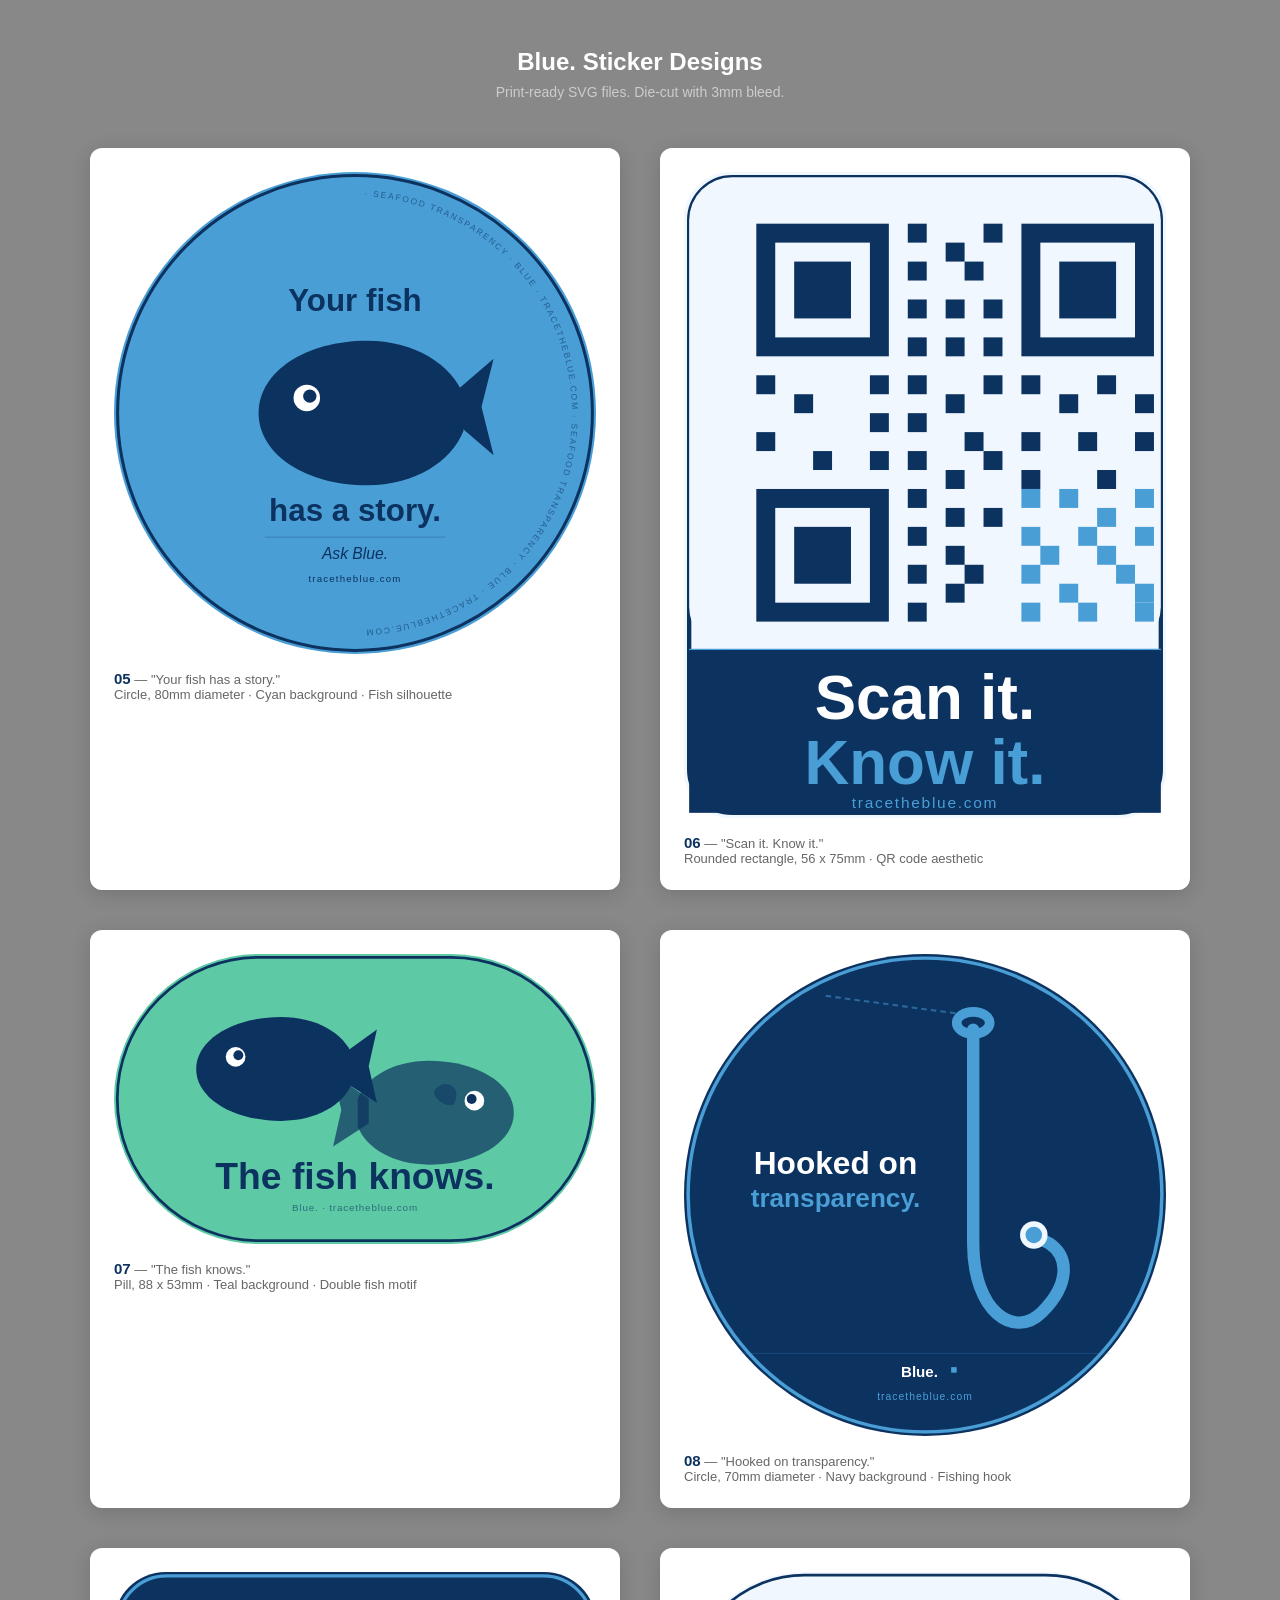
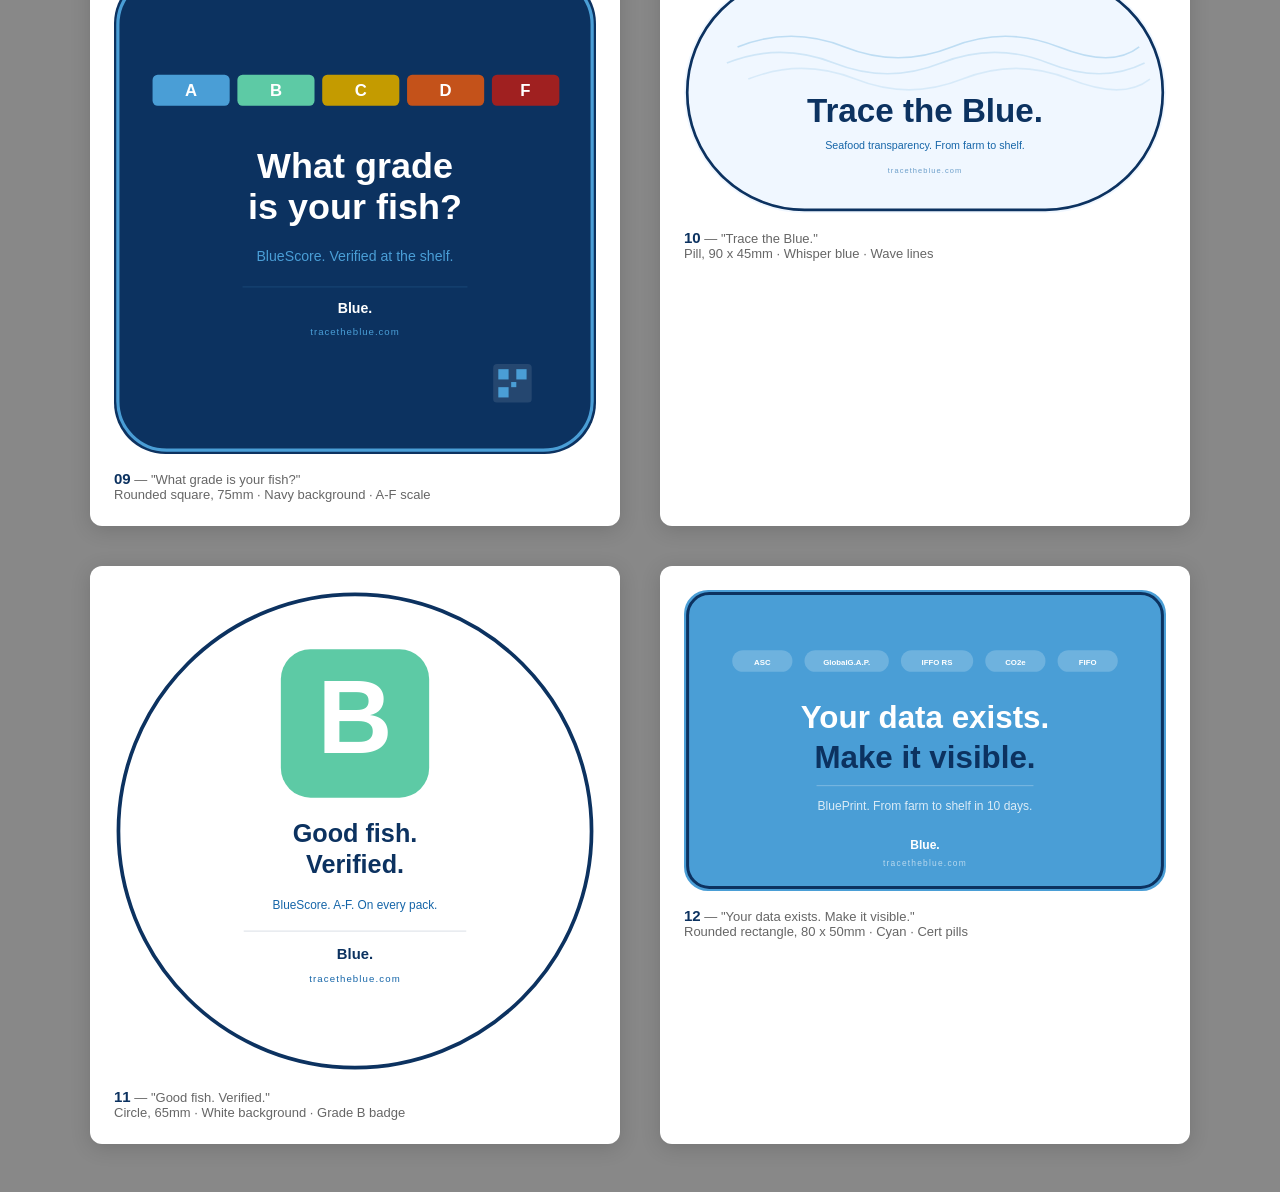
<file: sticker-preview.html>
<!DOCTYPE html>
<html lang="en">
<head>
  <meta charset="UTF-8">
  <meta name="viewport" content="width=device-width, initial-scale=1.0">
  <meta name="robots" content="noindex, nofollow">
  <title>Sticker Preview | Blue.</title>
  <style>
    * { box-sizing: border-box; margin: 0; padding: 0; }
    body {
      font-family: Arial, Helvetica, sans-serif;
      background: #888888;
      padding: 48px 24px;
      min-height: 100vh;
    }
    h1 {
      text-align: center;
      font-size: 24px;
      color: #FFFFFF;
      margin-bottom: 8px;
    }
    .subtitle {
      text-align: center;
      font-size: 14px;
      color: #CCCCCC;
      margin-bottom: 48px;
    }
    .grid {
      display: grid;
      grid-template-columns: repeat(2, 1fr);
      gap: 40px;
      max-width: 1100px;
      margin: 0 auto;
    }
    @media (max-width: 700px) {
      .grid { grid-template-columns: 1fr; }
    }
    .sticker-card {
      background: #FFFFFF;
      border-radius: 12px;
      padding: 24px;
      box-shadow: 0 4px 20px rgba(0,0,0,0.15);
    }
    .sticker-card img {
      width: 100%;
      height: auto;
      display: block;
      margin-bottom: 16px;
    }
    .sticker-info {
      font-size: 13px;
      color: #666;
    }
    .sticker-info strong {
      color: #0C3260;
      font-size: 15px;
    }
  </style>
</head>
<body>
  <h1>Blue. Sticker Designs</h1>
  <p class="subtitle">Print-ready SVG files. Die-cut with 3mm bleed.</p>

  <div class="grid">
    <div class="sticker-card">
      <img src="sticker-05.svg" alt="Sticker 05: Your fish has a story.">
      <div class="sticker-info">
        <strong>05</strong> — "Your fish has a story."<br>
        Circle, 80mm diameter · Cyan background · Fish silhouette
      </div>
    </div>
    <div class="sticker-card">
      <img src="sticker-06.svg" alt="Sticker 06: Scan it. Know it.">
      <div class="sticker-info">
        <strong>06</strong> — "Scan it. Know it."<br>
        Rounded rectangle, 56 x 75mm · QR code aesthetic
      </div>
    </div>
    <div class="sticker-card">
      <img src="sticker-07.svg" alt="Sticker 07: The fish knows.">
      <div class="sticker-info">
        <strong>07</strong> — "The fish knows."<br>
        Pill, 88 x 53mm · Teal background · Double fish motif
      </div>
    </div>
    <div class="sticker-card">
      <img src="sticker-08.svg" alt="Sticker 08: Hooked on transparency.">
      <div class="sticker-info">
        <strong>08</strong> — "Hooked on transparency."<br>
        Circle, 70mm diameter · Navy background · Fishing hook
      </div>
    </div>
    <div class="sticker-card">
      <img src="sticker-09.svg" alt="Sticker 09: What grade is your fish?">
      <div class="sticker-info">
        <strong>09</strong> — "What grade is your fish?"<br>
        Rounded square, 75mm · Navy background · A-F scale
      </div>
    </div>
    <div class="sticker-card">
      <img src="sticker-10.svg" alt="Sticker 10: Trace the Blue.">
      <div class="sticker-info">
        <strong>10</strong> — "Trace the Blue."<br>
        Pill, 90 x 45mm · Whisper blue · Wave lines
      </div>
    </div>
    <div class="sticker-card">
      <img src="sticker-11.svg" alt="Sticker 11: Good fish. Verified.">
      <div class="sticker-info">
        <strong>11</strong> — "Good fish. Verified."<br>
        Circle, 65mm · White background · Grade B badge
      </div>
    </div>
    <div class="sticker-card">
      <img src="sticker-12.svg" alt="Sticker 12: Your data exists. Make it visible.">
      <div class="sticker-info">
        <strong>12</strong> — "Your data exists. Make it visible."<br>
        Rounded rectangle, 80 x 50mm · Cyan · Cert pills
      </div>
    </div>
  </div>
</body>
</html>
</file>
